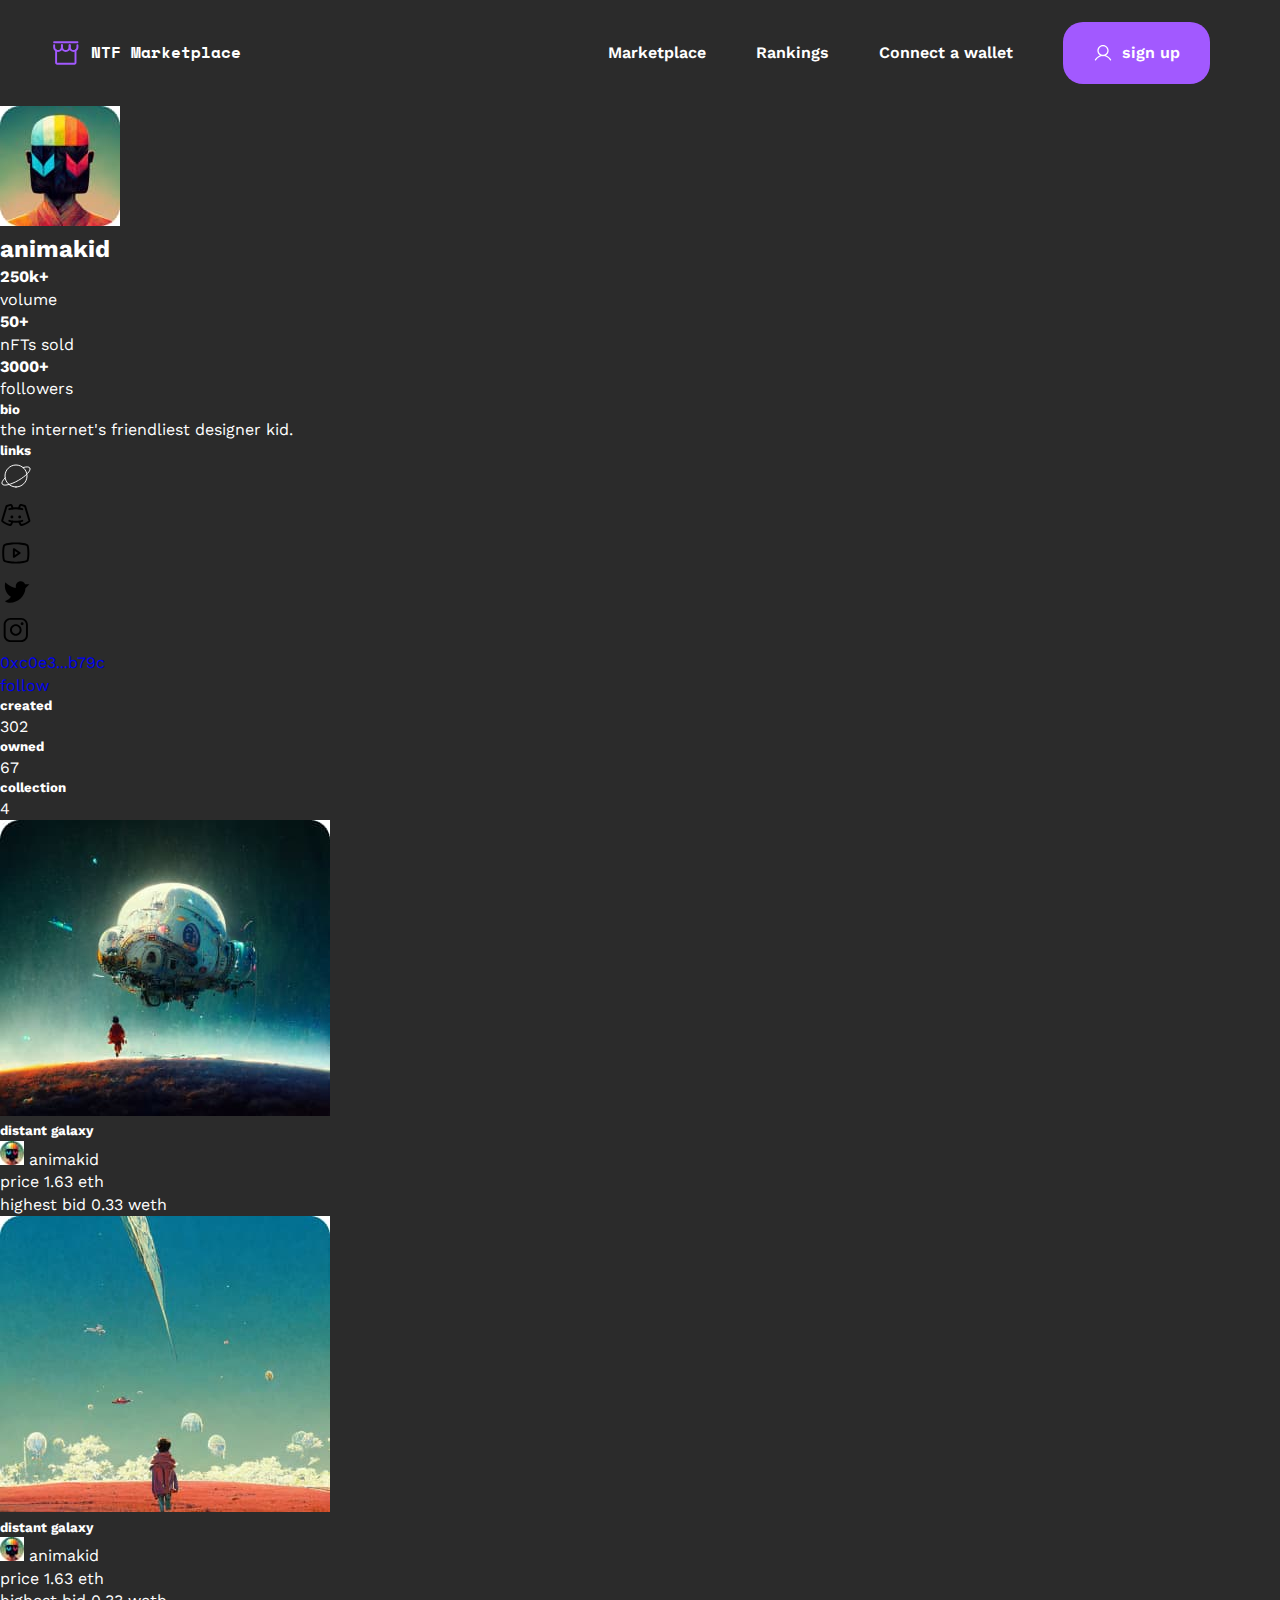
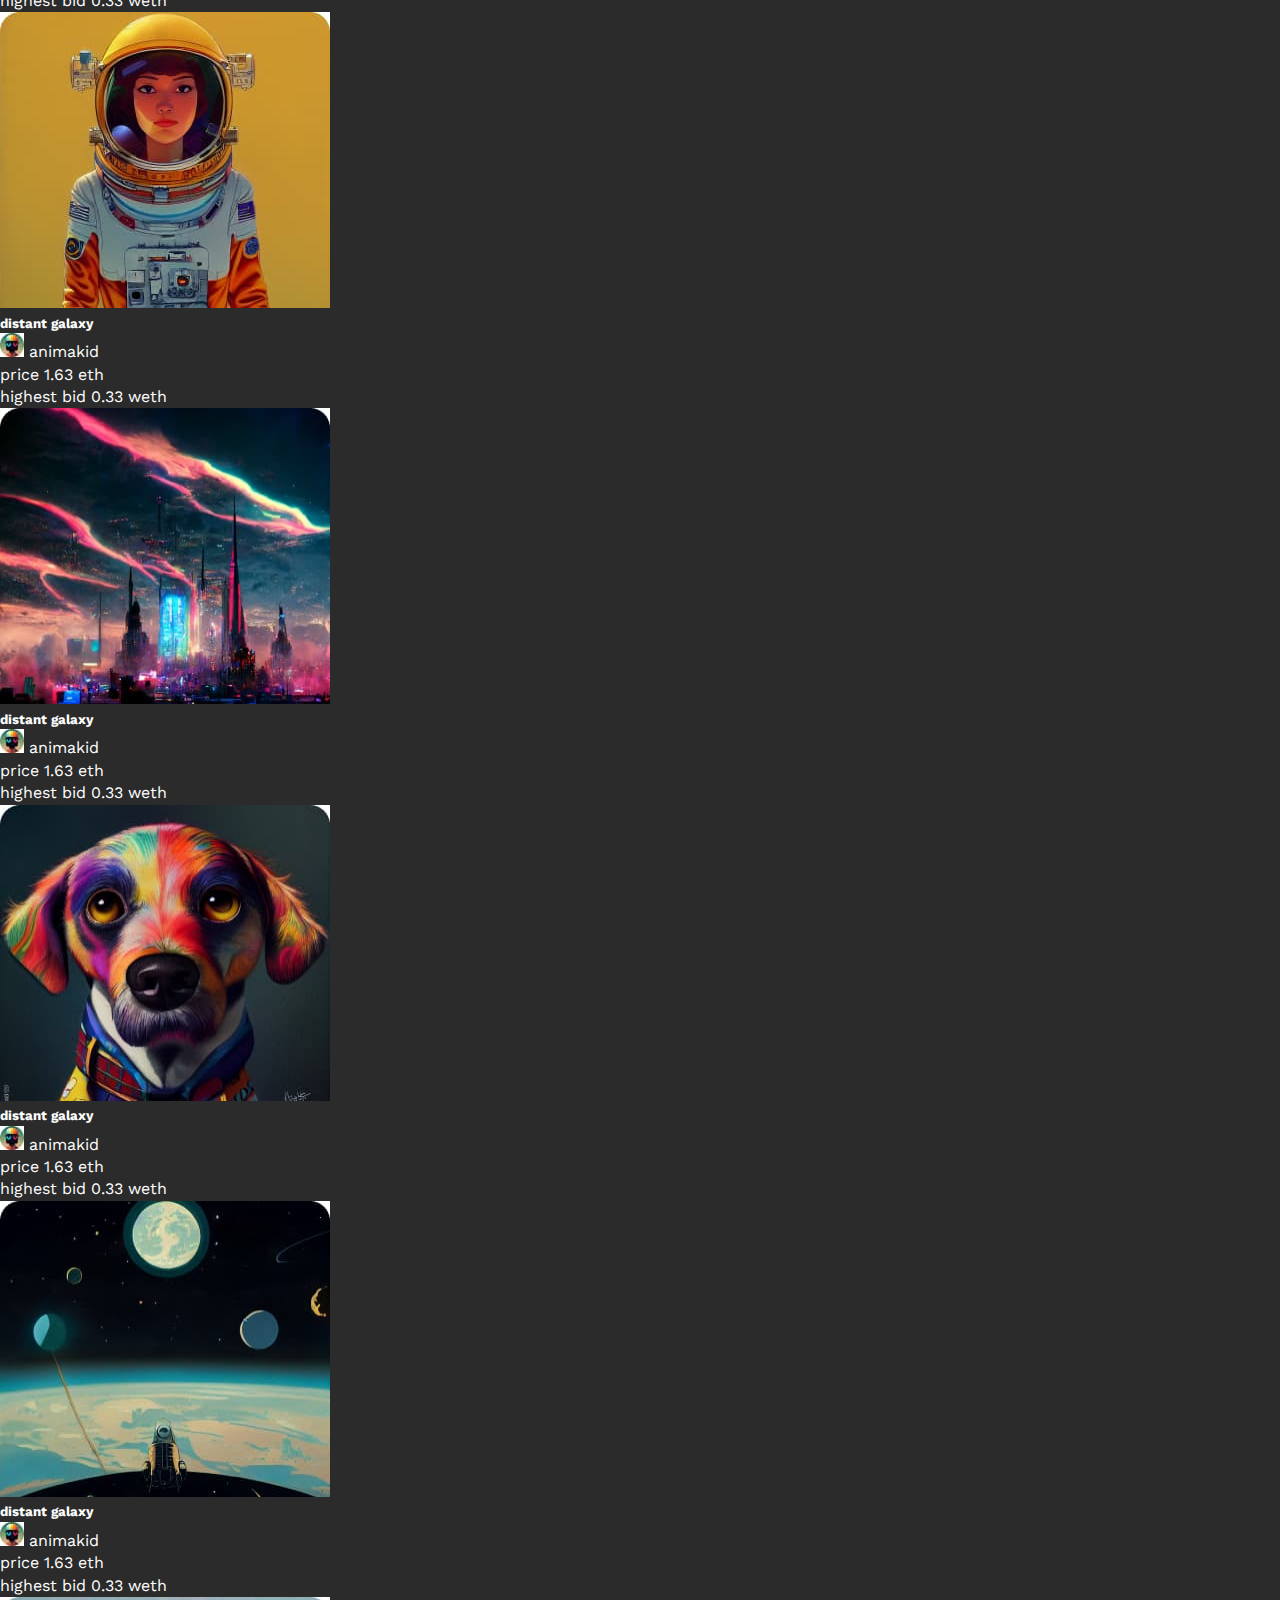
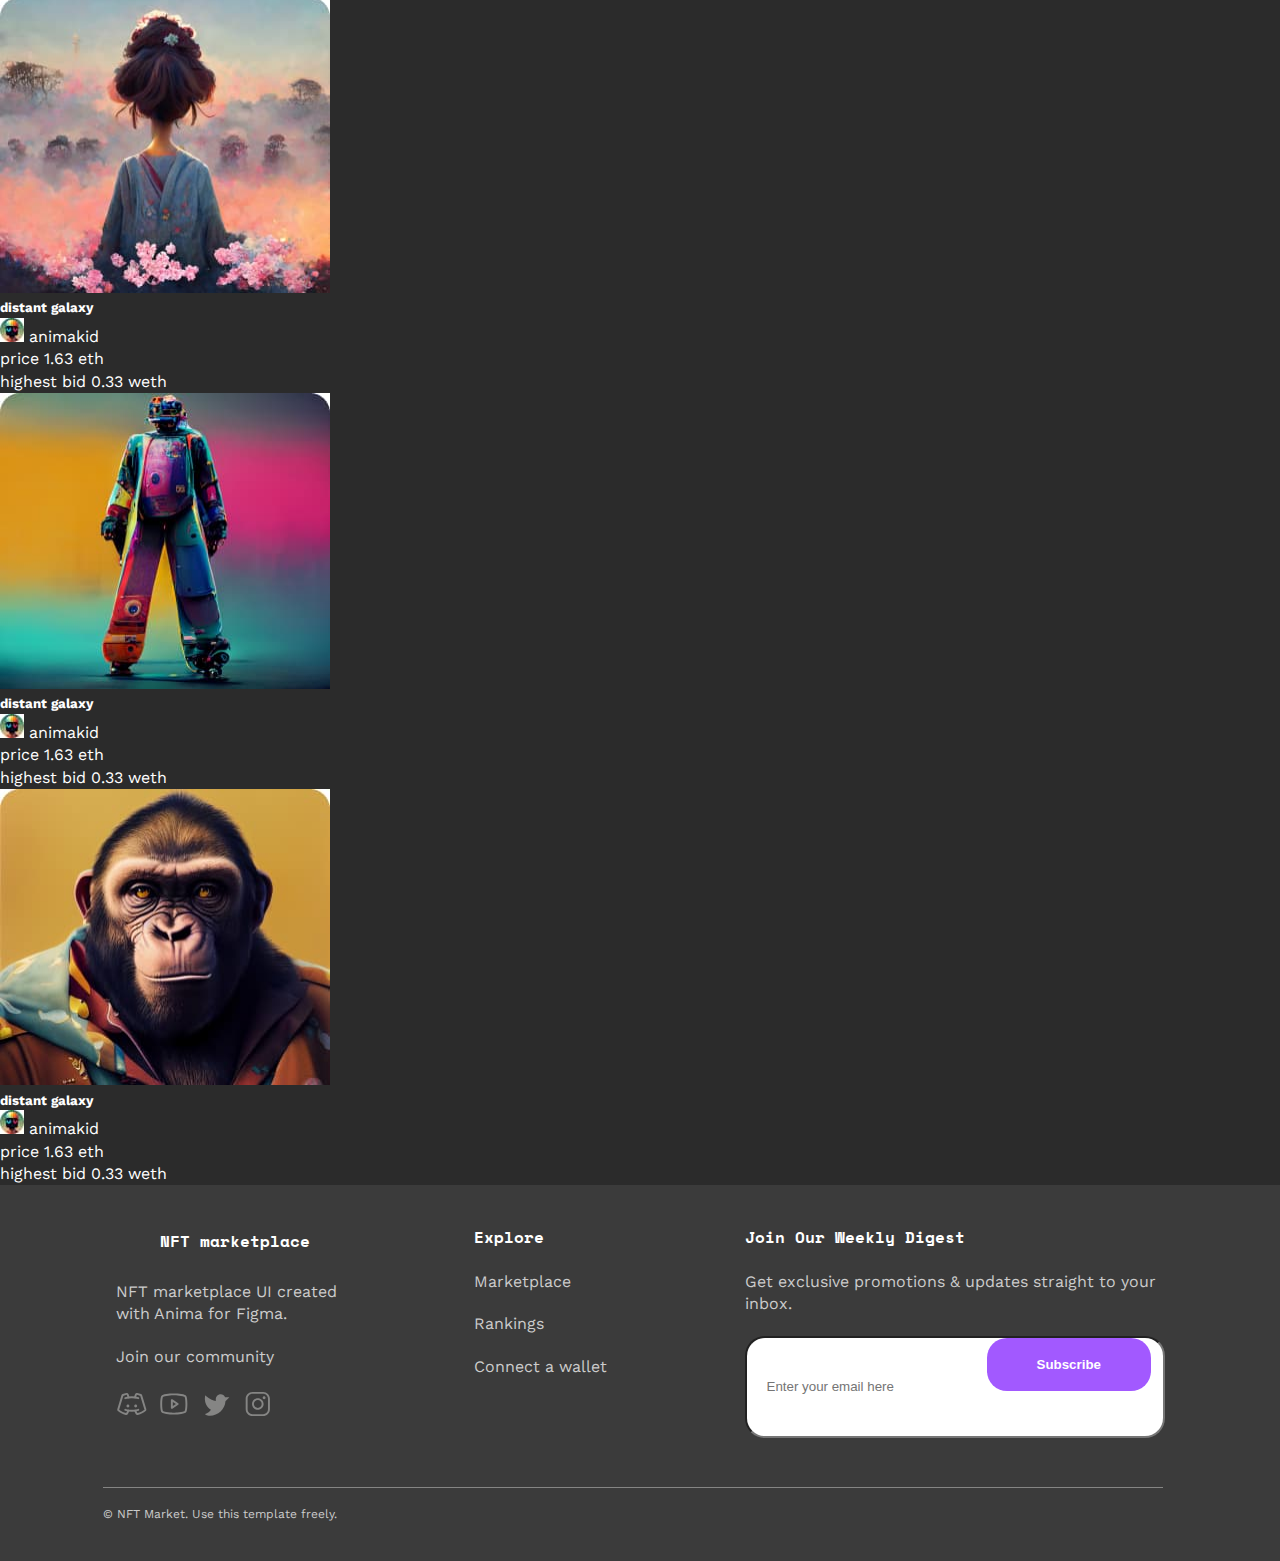
<file: animakid.html>
<!DOCTYPE html>
<html lang="en">
  <head>
    <meta charset="UTF-8" />
    <meta http-equiv="X-UA-Compatible" content="IE=edge" />
    <meta name="viewport" content="width=device-width, initial-scale=1.0" />
    <title>NFT Marketplace</title>
    <link rel="preconnect" href="https://fonts.googleapis.com" />
    <link rel="preconnect" href="https://fonts.gstatic.com" crossorigin />
    <link rel="preconnect" href="https://fonts.googleapis.com" />
    <link rel="preconnect" href="https://fonts.gstatic.com" crossorigin />
    <link
      href="https://fonts.googleapis.com/css2?family=Space+Mono:wght@400;700&family=Work+Sans:wght@300;400;600&display=swap"
      rel="stylesheet"
    />
    <link
      rel="stylesheet"
      href="https://cdnjs.cloudflare.com/ajax/libs/modern-normalize/1.1.0/modern-normalize.min.css"
      integrity="sha512-wpPYUAdjBVSE4KJnH1VR1HeZfpl1ub8YT/NKx4PuQ5NmX2tKuGu6U/JRp5y+Y8XG2tV+wKQpNHVUX03MfMFn9Q=="
      crossorigin="anonymous"
      referrerpolicy="no-referrer"
    />
    <link href="./css/main.min.css" rel="stylesheet" />
  </head>
  <body>
    <header class="header">
      <nav class="nav">
        <a href="index.html" class="nav__logo">
          <svg class="nav__icon" width="32" height="32">
            <use href="./images/icons.svg#icon-storefront"></use>
          </svg>
          <span class="uppercase">ntf m</span>arketplace</a
        >
        <ul class="nav__items">
          <li class="nav__item">
            <a class="nav__link" href="">marketplace</a>
          </li>
          <li class="nav__item">
            <a class="nav__link" href="">rankings</a>
          </li>
          <li class="nav__item">
            <a class="nav__link" href="wallet.html"
              >connect <span class="lowercase">a w</span>allet</a
            >
          </li>
          <li class="nav__item nav__item--btn">
            <a class="nav__link nav__link--btn" href="account.html">
              <svg class="nav__icon" width="20" height="20">
                <use href="./images/icons.svg#icon-user"></use>
              </svg>
              sign up
            </a>
          </li>
        </ul>
      </nav>
    </header>
    <main>
      <section class="cover">
        <div class="container">
          <div class="cover__wrapper">
            <img
              class="cover__avatar"
              src="creators/images/avatar-animakid.jpg"
              alt="avatar"
              width="120"
              height="120"
            />
          </div>
        </div>
      </section>
      <section class="artist">
        <div class="container">
          <div class="artist__wrapper">
            <div class="artist__info">
              <h2 class="artist__title">animakid</h2>
              <ul class="artist__statistics">
                <li class="artist__stats">
                  <h4 class="artist__stats-title">250k+</h4>
                  <span class="artist__stats-subtitle">volume</span>
                </li>
                <li class="artist__stats">
                  <h4 class="artist__stats-title">50+</h4>
                  <span class="artist__stats-subtitle"
                    >n<span class="uppercase">ft</span>s sold</span
                  >
                </li>
                <li class="artist__stats">
                  <h4 class="artist__stats-title">3000+</h4>
                  <span class="artist__stats-subtitle">followers</span>
                </li>
              </ul>
              <ul class="artist__container">
                <li class="artist__bio">
                  <h5 class="artist__subtitle">bio</h5>
                </li>
                <li class="artist__text">the internet's friendliest designer kid.</li>
              </ul>
              <h5 class="artist__subtitle">links</h5>
              <ul class="artist__socials">
                <li class="artist__social">
                  <a href="#" target="_blank" class="artist__link">
                    <svg class="artist__icon" width="32" height="32">
                      <use href="images/icons.svg#icon-planet"></use>
                    </svg>
                  </a>
                </li>
                <li class="artist__social">
                  <a href="#" target="_blank" class="artist__link">
                    <svg class="artist__icon" width="32" height="32">
                      <use href="images/icons.svg#icon-discord"></use>
                    </svg>
                  </a>
                </li>
                <li class="artist__social">
                  <a href="#" target="_blank" class="artist__link">
                    <svg class="artist__icon" width="32" height="32">
                      <use href="images/icons.svg#icon-youtube"></use>
                    </svg>
                  </a>
                </li>
                <li class="artist__social">
                  <a href="#" target="_blank" class="artist__link">
                    <svg class="artist__icon" width="32" height="32">
                      <use href="images/icons.svg#icon-twitter"></use>
                    </svg>
                  </a>
                </li>
                <li class="artist__social">
                  <a href="#" target="_blank" class="artist__link">
                    <svg class="artist__icon" width="32" height="32">
                      <use href="images/icons.svg#icon-instagram"></use>
                    </svg>
                  </a>
                </li>
              </ul>
            </div>
            <ul class="artist__buttons">
              <li class="artist__button">
                <a href="#" class="artist__button artist__button--primary"> 0xc0e3...b79c </a>
              </li>
              <li class="artist__button">
                <a href="#" class="artist__button artist__button--secondary">follow </a>
              </li>
            </ul>
          </div>
        </div>
      </section>
      <section class="tabs">
        <div class="container">
          <ul class="tabs__items">
            <li class="tabs__item">
              <h5 class="tabs__title">created</h5>
              <span class="tabs__number">302</span>
            </li>
            <li class="tabs__item">
              <h5 class="tabs__title">owned</h5>
              <span class="tabs__number">67</span>
            </li>
            <li class="tabs__item">
              <h5 class="tabs__title">collection</h5>
              <span class="tabs__number">4</span>
            </li>
          </ul>
        </div>
      </section>
      <section class="cards">
        <div class="container">
          <ul class="cards__items">
            <li class="cards__item">
              <img
                class="cards__img"
                src="creators/images/weird-starship.jpg"
                alt="starship"
                width="330"
                height="296"
              />
              <div class="cards__info">
                <div class="cards__info-artist">
                  <h5 class="cards__title">distant galaxy</h5>
                  <div class="cards__avatar">
                    <img
                      class="cards__img-avatar"
                      src="creators/images/animakid-avatar.jpg"
                      alt="starship"
                      width="24"
                      height="24"
                    />
                    <span class="cards__nickname">animakid</span>
                  </div>
                </div>
                <div class="cards__info-additional">
                  <div class="cards__price">
                    <span class="cards__top">price</span>
                    <span class="cards__bottom">1.63 eth</span>
                  </div>
                  <div class="cards__bid">
                    <span class="cards__top">highest bid</span>
                    <span class="cards__bottom">0.33 <span class="lowercase">w</span>eth</span>
                  </div>
                </div>
              </div>
            </li>
            <li class="cards__item">
              <img
                class="cards__img"
                src="creators/images/child-for-background-blue-sky.jpg"
                alt="child"
                width="330"
                height="296"
              />
              <div class="cards__info">
                <div class="cards__info-artist">
                  <h5 class="cards__title">distant galaxy</h5>
                  <div class="cards__avatar">
                    <img
                      class="cards__img-avatar"
                      src="creators/images/animakid-avatar.jpg"
                      alt="starship"
                      width="24"
                      height="24"
                    />
                    <span class="cards__nickname">animakid</span>
                  </div>
                </div>
                <div class="cards__info-additional">
                  <div class="cards__price">
                    <span class="cards__top">price</span>
                    <span class="cards__bottom">1.63 eth</span>
                  </div>
                  <div class="cards__bid">
                    <span class="cards__top">highest bid</span>
                    <span class="cards__bottom">0.33 <span class="lowercase">w</span>eth</span>
                  </div>
                </div>
              </div>
            </li>
            <li class="cards__item">
              <img
                class="cards__img"
                src="creators/images/astronaut-in-a-spacesuit.jpg"
                alt="astronaut"
                width="330"
                height="296"
              />
              <div class="cards__info">
                <div class="cards__info-artist">
                  <h5 class="cards__title">distant galaxy</h5>
                  <div class="cards__avatar">
                    <img
                      class="cards__img-avatar"
                      src="creators/images/animakid-avatar.jpg"
                      alt="starship"
                      width="24"
                      height="24"
                    />
                    <span class="cards__nickname">animakid</span>
                  </div>
                </div>
                <div class="cards__info-additional">
                  <div class="cards__price">
                    <span class="cards__top">price</span>
                    <span class="cards__bottom">1.63 eth</span>
                  </div>
                  <div class="cards__bid">
                    <span class="cards__top">highest bid</span>
                    <span class="cards__bottom">0.33 <span class="lowercase">w</span>eth</span>
                  </div>
                </div>
              </div>
            </li>
            <li class="cards__item">
              <img
                class="cards__img"
                src="creators/images/the-city-of-the-futures.jpg"
                alt="the city"
                width="330"
                height="296"
              />
              <div class="cards__info">
                <div class="cards__info-artist">
                  <h5 class="cards__title">distant galaxy</h5>
                  <div class="cards__avatar">
                    <img
                      class="cards__img-avatar"
                      src="creators/images/animakid-avatar.jpg"
                      alt="starship"
                      width="24"
                      height="24"
                    />
                    <span class="cards__nickname">animakid</span>
                  </div>
                </div>
                <div class="cards__info-additional">
                  <div class="cards__price">
                    <span class="cards__top">price</span>
                    <span class="cards__bottom">1.63 eth</span>
                  </div>
                  <div class="cards__bid">
                    <span class="cards__top">highest bid</span>
                    <span class="cards__bottom">0.33 <span class="lowercase">w</span>eth</span>
                  </div>
                </div>
              </div>
            </li>
            <li class="cards__item">
              <img
                class="cards__img"
                src="creators/images/colorful-dog.jpg"
                alt="dog"
                width="330"
                height="296"
              />
              <div class="cards__info">
                <div class="cards__info-artist">
                  <h5 class="cards__title">distant galaxy</h5>
                  <div class="cards__avatar">
                    <img
                      class="cards__img-avatar"
                      src="creators/images/animakid-avatar.jpg"
                      alt="starship"
                      width="24"
                      height="24"
                    />
                    <span class="cards__nickname">animakid</span>
                  </div>
                </div>
                <div class="cards__info-additional">
                  <div class="cards__price">
                    <span class="cards__top">price</span>
                    <span class="cards__bottom">1.63 eth</span>
                  </div>
                  <div class="cards__bid">
                    <span class="cards__top">highest bid</span>
                    <span class="cards__bottom">0.33 <span class="lowercase">w</span>eth</span>
                  </div>
                </div>
              </div>
            </li>
            <li class="cards__item">
              <img
                class="cards__img"
                src="creators/images/planets-against-the-background-of-space.jpg"
                alt="planets"
                width="330"
                height="296"
              />
              <div class="cards__info">
                <div class="cards__info-artist">
                  <h5 class="cards__title">distant galaxy</h5>
                  <div class="cards__avatar">
                    <img
                      class="cards__img-avatar"
                      src="creators/images/animakid-avatar.jpg"
                      alt="starship"
                      width="24"
                      height="24"
                    />
                    <span class="cards__nickname">animakid</span>
                  </div>
                </div>
                <div class="cards__info-additional">
                  <div class="cards__price">
                    <span class="cards__top">price</span>
                    <span class="cards__bottom">1.63 eth</span>
                  </div>
                  <div class="cards__bid">
                    <span class="cards__top">highest bid</span>
                    <span class="cards__bottom">0.33 <span class="lowercase">w</span>eth</span>
                  </div>
                </div>
              </div>
            </li>
            <li class="cards__item">
              <img
                class="cards__img"
                src="creators/images/woman-on-the-background-of-the-meadow.jpg"
                alt="woman"
                width="330"
                height="296"
              />
              <div class="cards__info">
                <div class="cards__info-artist">
                  <h5 class="cards__title">distant galaxy</h5>
                  <div class="cards__avatar">
                    <img
                      class="cards__img-avatar"
                      src="creators/images/animakid-avatar.jpg"
                      alt="starship"
                      width="24"
                      height="24"
                    />
                    <span class="cards__nickname">animakid</span>
                  </div>
                </div>
                <div class="cards__info-additional">
                  <div class="cards__price">
                    <span class="cards__top">price</span>
                    <span class="cards__bottom">1.63 eth</span>
                  </div>
                  <div class="cards__bid">
                    <span class="cards__top">highest bid</span>
                    <span class="cards__bottom">0.33 <span class="lowercase">w</span>eth</span>
                  </div>
                </div>
              </div>
            </li>
            <li class="cards__item">
              <img
                class="cards__img"
                src="creators/images/colorful-robot.jpg"
                alt="robot"
                width="330"
                height="296"
              />
              <div class="cards__info">
                <div class="cards__info-artist">
                  <h5 class="cards__title">distant galaxy</h5>
                  <div class="cards__avatar">
                    <img
                      class="cards__img-avatar"
                      src="creators/images/animakid-avatar.jpg"
                      alt="starship"
                      width="24"
                      height="24"
                    />
                    <span class="cards__nickname">animakid</span>
                  </div>
                </div>
                <div class="cards__info-additional">
                  <div class="cards__price">
                    <span class="cards__top">price</span>
                    <span class="cards__bottom">1.63 eth</span>
                  </div>
                  <div class="cards__bid">
                    <span class="cards__top">highest bid</span>
                    <span class="cards__bottom">0.33 <span class="lowercase">w</span>eth</span>
                  </div>
                </div>
              </div>
            </li>
            <li class="cards__item">
              <img
                class="cards__img"
                src="creators/images/monkey.jpg"
                alt="monkey"
                width="330"
                height="296"
              />
              <div class="cards__info">
                <div class="cards__info-artist">
                  <h5 class="cards__title">distant galaxy</h5>
                  <div class="cards__avatar">
                    <img
                      class="cards__img-avatar"
                      src="creators/images/animakid-avatar.jpg"
                      alt="starship"
                      width="24"
                      height="24"
                    />
                    <span class="cards__nickname">animakid</span>
                  </div>
                </div>
                <div class="cards__info-additional">
                  <div class="cards__price">
                    <span class="cards__top">price</span>
                    <span class="cards__bottom">1.63 eth</span>
                  </div>
                  <div class="cards__bid">
                    <span class="cards__top">highest bid</span>
                    <span class="cards__bottom">0.33 <span class="lowercase">w</span>eth</span>
                  </div>
                </div>
              </div>
            </li>
          </ul>
        </div>
      </section>
    </main>
    <footer class="footer fotter-creators">
      <div class="container">
        <ul class="footer__items">
          <li class="footer__item">
            <a class="footer__link-logo" href="index.html">
              <svg class="footer__icon-logo" width="32" height="32">
                <use href="../images/icons.svg#icon-storefrontfooter"></use>
              </svg>
              <p><span class="uppercase">nft</span> marketplace</p>
            </a>
            <p class="footer__text">
              <span class="uppercase">nft</span> marketplace
              <span class="uppercase">ui</span> created<br />
              with Anima for Figma.
            </p>
            <p class="footer__text">join our community</p>
            <ul class="footer__socials">
              <li class="footer__social">
                <a href="https://discord.com/" target="_blank">
                  <svg class="footer__icon" width="32" height="32">
                    <use href="../images/icons.svg#icon-discord"></use>
                  </svg>
                </a>
              </li>
              <li class="footer__social">
                <a href="https://youtube.com/" target="_blank">
                  <svg class="footer__icon" width="32" height="32">
                    <use href="../images/icons.svg#icon-youtube"></use>
                  </svg>
                </a>
              </li>
              <li class="footer__social">
                <a href="https://twitter.com/" target="_blank">
                  <svg class="footer__icon" width="32" height="32">
                    <use href="../images/icons.svg#icon-twitter"></use>
                  </svg>
                </a>
              </li>
              <li class="footer__social">
                <a href="https://instagram.com/" target="_blank">
                  <svg class="footer__icon" width="32" height="32">
                    <use href="../images/icons.svg#icon-instagram"></use>
                  </svg>
                </a>
              </li>
            </ul>
          </li>
          <li class="footer__item">
            <h5 class="footer__title">explore</h5>
            <ul class="footer__items-menu">
              <li class="footer__item-menu">
                <a class="footer__link-menu" href="#"><span class="uppercase">m</span>arketplace</a>
              </li>
              <li class="footer__item-menu">
                <a class="footer__link-menu" href="#"><span class="uppercase">r</span>ankings</a>
              </li>
              <li class="footer__item-menu">
                <a class="footer__link-menu" href="wallet.html"
                  ><span class="uppercase">c</span>onnect a wallet</a
                >
              </li>
            </ul>
          </li>
          <li class="footer__item">
            <h5 class="footer__title">join our weekly digest</h5>
            <p class="footer__text">Get exclusive promotions & updates straight to your inbox.</p>
            <form class="footer__form" method="GET" name="subscribeForm">
              <input
                class="footer__form-input"
                type="email"
                name="email"
                placeholder="Enter your email here"
              />
              <button class="footer__form-btn" type="button">
                <span class="uppercase">s</span>ubscribe
              </button>
            </form>
          </li>
        </ul>
        <p class="footer__caption">
          &#xa9; <span class="uppercase">nft</span> <span class="uppercase">m</span>arket.
          <span class="uppercase">u</span>se this template freely.
        </p>
      </div>
    </footer>
  </body>
</html>
</file>
<file: css/main.min.css>
*{margin:0;padding:0}ul{list-style:none}a{text-decoration:none}body{font-family:"Work Sans",sans-serif;font-size:16px;font-weight:400;line-height:1.4;color:#fff;background-color:#2b2b2b}.container{max-width:315px;margin:0 auto}@media screen and (min-width: 768px){.container{max-width:690px}}@media screen and (min-width: 1200px){.container{max-width:1280px}}.section{padding:40px 30px}@media screen and (min-width: 768px){.section{padding:40px 40px}}@media screen and (min-width: 1200px){.section{padding:80px 75px}}.lowercase{text-transform:lowercase}.uppercase{text-transform:uppercase}.footer__items--padding{padding-top:40px}.footer--subpage{background-color:#3b3b3b}.nav__logo{color:#fff;display:-webkit-box;display:-ms-flexbox;display:flex;-webkit-box-align:center;-ms-flex-align:center;align-items:center;font-family:"Space Mono",monospace;font-size:16px;font-weight:600;line-height:1.6}.nav__icon{margin-right:9px;fill:#fff}.footer__link-logo{color:#fff;display:-webkit-box;display:-ms-flexbox;display:flex;-webkit-box-align:center;-ms-flex-align:center;align-items:center;font-family:"Space Mono",monospace;font-size:16px;font-weight:600;line-height:1.6;margin-bottom:23.6px}.footer__logo{text-transform:capitalize}.footer__icon-logo{margin-right:12px;fill:#fff}.header .nav{padding:15px 0;display:-webkit-box;display:-ms-flexbox;display:flex;-webkit-box-align:center;-ms-flex-align:center;align-items:center;-webkit-box-pack:justify;-ms-flex-pack:justify;justify-content:space-between}.header .nav__items{display:none}.header .nav__btn{background-color:rgba(0,0,0,0);border:none}.header .nav__btn:hover,.header .nav__btn:focus{cursor:pointer}@media screen and (min-width: 1200px){.header .nav{padding:10px 50px}.header .nav__btn{display:none}.header .nav__items{display:-webkit-box;display:-ms-flexbox;display:flex;-webkit-box-align:center;-ms-flex-align:center;align-items:center}.header .nav__item{padding:12px 20px 12px 20px;font-weight:600}.header .nav__item:not(:last-child){margin-right:10px}.header .nav__link{display:inline-block;color:#fff}.header .nav__link::first-letter{text-transform:uppercase}.header .nav__link--btn{padding:20px 30px 20px 30px;background-color:#a259ff;border-radius:20px;display:-webkit-box;display:-ms-flexbox;display:flex;-webkit-box-align:center;-ms-flex-align:center;align-items:center}}.mobile{position:fixed;top:0;left:0;width:100vw;height:100vh;background-color:#3b3b3b;z-index:999;display:-webkit-box;display:-ms-flexbox;display:flex;-webkit-box-orient:vertical;-webkit-box-direction:normal;-ms-flex-direction:column;flex-direction:column;-webkit-box-pack:justify;-ms-flex-pack:justify;justify-content:space-between;-webkit-transform:translateY(150%);transform:translateY(150%);-webkit-transition:-webkit-transform 250ms cubic-bezier(0.4, 0, 0.2, 1);transition:-webkit-transform 250ms cubic-bezier(0.4, 0, 0.2, 1);transition:transform 250ms cubic-bezier(0.4, 0, 0.2, 1);transition:transform 250ms cubic-bezier(0.4, 0, 0.2, 1), -webkit-transform 250ms cubic-bezier(0.4, 0, 0.2, 1)}.mobile.is-open{-webkit-transform:translateY(0);transform:translateY(0)}.mobile__close-svg{position:absolute;top:10px;right:15px;-webkit-transition:fill 250ms cubic-bezier(0.4, 0, 0.2, 1);transition:fill 250ms cubic-bezier(0.4, 0, 0.2, 1);fill:#fff}.mobile__close-svg:hover,.mobile__close-svg:focus{fill:#a259ff;cursor:pointer}.mobile__nav{margin:48px 0 0 30px}.mobile__menu-item:not(:last-child){margin-bottom:36px}.mobile__menu-link{font-family:"Space Mono",monospace;font-weight:600;color:#fff;display:inline-block;-webkit-transition:color 250ms cubic-bezier(0.4, 0, 0.2, 1);transition:color 250ms cubic-bezier(0.4, 0, 0.2, 1)}.mobile__menu-link::first-letter{text-transform:uppercase}.mobile__menu-link:hover,.mobile__menu-link:focus{color:#a259ff}.mobile__menu-link--btn{width:161px;height:60px;padding:20px 30px 20px 30px;background-color:#a259ff;border-radius:20px;display:-webkit-box;display:-ms-flexbox;display:flex;-webkit-box-align:center;-ms-flex-align:center;align-items:center;text-transform:capitalize}.mobile__icon{fill:#fff;margin-right:12px}.hero{padding-bottom:200px}.hero__wrapper{display:-webkit-box;display:-ms-flexbox;display:flex;-webkit-box-orient:vertical;-webkit-box-direction:normal;-ms-flex-direction:column;flex-direction:column;position:relative}.hero__container{margin-bottom:40px}.hero__subcontainer{position:absolute;bottom:-160px}.hero__title{font-size:28px;line-height:1.4;text-transform:capitalize;margin-bottom:10px}.hero__subtitle{font-size:16px;line-height:1.4;text-transform:uppercase;margin-bottom:40px}.hero__image,.hero__img{width:100%;height:auto}.hero__img{border-radius:24px 24px 0 0;display:block}.hero__card-caption{background-color:#3b3b3b;border-radius:0 0 20px 20px}.hero__card-title{font-size:22px;font-weight:600;text-transform:capitalize;padding:22px 20px 10px 20px}.hero__avatar{display:-webkit-box;display:-ms-flexbox;display:flex;-webkit-box-align:center;-ms-flex-align:center;align-items:center;padding:0 20px 24px 20px}.hero__img-avatar{border-radius:120px;margin-right:12px}.hero__nickname:first-letter{text-transform:uppercase}.hero__btn{background-color:#a259ff;color:#fff;font-weight:600;text-transform:capitalize;border-radius:20px;padding:19px 95px 19px 95px;margin-bottom:30px;display:-webkit-box;display:-ms-flexbox;display:flex}.hero__icon{fill:#fff;margin-right:12px}.hero__items{display:-webkit-box;display:-ms-flexbox;display:flex;-ms-flex-pack:distribute;justify-content:space-around}.hero__item:not(:last-child){margin-right:30px}.hero__number{font-family:"Space Mono",monospace;font-size:22px;font-weight:700}.hero__info{font-size:16px;line-height:1.59;text-transform:capitalize}@media screen and (min-width: 768px){.hero{padding-bottom:0}.hero__wrapper{-webkit-box-orient:horizontal;-webkit-box-direction:normal;-ms-flex-direction:row;flex-direction:row;-ms-flex-wrap:wrap;flex-wrap:wrap}.hero__container--left{max-width:330px;margin-right:20px}.hero__container--right{display:-webkit-box;display:-ms-flexbox;display:flex}.hero__subcontainer{top:180px;left:0}.hero__subtitle{margin-bottom:20px}.hero__btn{width:224px;height:60px;padding:0 50px 0 50px;margin-bottom:20px;display:-webkit-box;display:-ms-flexbox;display:flex;-webkit-box-align:center;-ms-flex-align:center;align-items:center}}@media screen and (min-width: 1200px){.hero__wrapper{-webkit-box-pack:center;-ms-flex-pack:center;justify-content:center}.hero__title{font-size:67px;line-height:1.1;margin-bottom:20px}.hero__subtitle{font-size:22px;line-height:1.6}.hero__container--left{max-width:510px;margin-right:30px;position:relative}.hero__subcontainer{top:380px;left:0}.hero__btn{padding:19px 50px 19px 50px}.hero__number{font-size:28px}.hero__info{font-size:24px;line-height:1.59}}.trending__title{font-size:28px;line-height:1.4;text-transform:capitalize;margin-bottom:10px}.trending__subtitle{font-size:16px;line-height:1.4;text-transform:capitalize;margin-bottom:40px}.trending__card:nth-child(2),.trending__card:nth-child(3){display:none}.trending__image,.trending__img{width:100%;height:auto;display:block}.trending__img{border-radius:24px;margin-bottom:15px}.trending__items{display:-webkit-box;display:-ms-flexbox;display:flex;-webkit-box-align:start;-ms-flex-align:start;align-items:flex-start;-webkit-box-pack:center;-ms-flex-pack:center;justify-content:center;margin-bottom:15px}.trending__item:not(:last-child){margin-right:15px}.trending__item:nth-child(3){padding:34px 23px 34px 23px;background-color:#a259ff;border-radius:20px;font-family:"Space Mono",monospace;font-weight:700;line-height:1.6}.trending__collection{font-size:22px;font-weight:600;text-transform:capitalize;margin-bottom:10px}.trending__avatar{display:-webkit-box;display:-ms-flexbox;display:flex}.trending__img--avatar{border-radius:50px}.trending__caption{margin-left:12px}.trending__caption::first-letter{text-transform:uppercase}@media screen and (min-width: 768px){.trending__card:nth-child(2){display:block}.trending__cards{display:-webkit-box;display:-ms-flexbox;display:flex;-ms-flex-wrap:wrap;flex-wrap:wrap;gap:25px}}@media screen and (min-width: 1200px){.trending__headline{width:1050px;margin:0 auto}.trending__title{font-size:38px;font-weight:600;line-height:1.2}.trending__subtitle{max-width:703px;font-size:22px;line-height:1.6}.trending__cards{-webkit-box-pack:center;-ms-flex-pack:center;justify-content:center}.trending__card:nth-child(3){display:block}}.creators{position:relative;padding-bottom:60px}.creators__title{font-size:28px;line-height:1.4;text-transform:capitalize;margin-bottom:10px}.creators__subtitle{font-size:16px;line-height:1.4;text-transform:capitalize;margin-bottom:40px}.creators__card:nth-child(6),.creators__card:nth-child(7),.creators__card:nth-child(8),.creators__card:nth-child(9),.creators__card:nth-child(10),.creators__card:nth-child(11),.creators__card:nth-child(12){display:none}.creators__cards{margin-bottom:40px}.creators__card{display:-webkit-box;display:-ms-flexbox;display:flex;-webkit-box-align:center;-ms-flex-align:center;align-items:center;position:relative;background-color:#3b3b3b;border-radius:20px}.creators__card:not(:last-child){margin-bottom:20px}.creators__number{color:#858584;font-family:"Space Mono",monospace;padding:4px 10px;background-color:#2b2b2b;border-radius:50px;position:absolute;top:12px;left:13px}.creators__image{width:60px;height:60px;margin:20px}.creators__img{width:100%;height:auto;display:block;border-radius:60px;margin-right:20px}.creators__nickname{font-size:22px;font-weight:600;margin-bottom:5px}.creators__nickname::first-letter{text-transform:uppercase}.creators__sales{color:#858584;text-transform:capitalize;margin-bottom:20px}.creators__price{color:#fff;font-family:"Space Mono",monospace;text-transform:uppercase;margin-left:5px}.creators__btn{border:2px solid #a259ff;color:#fff;font-weight:600;text-transform:capitalize;border-radius:20px;padding:19px 84px 19px 80px;display:-webkit-box;display:-ms-flexbox;display:flex;position:absolute;bottom:0}.creators__icon{fill:#a259ff;margin-right:12px}@media screen and (min-width: 768px){.creators__headline{position:relative}.creators__subtitle{max-width:343px}.creators__cards{display:-webkit-box;display:-ms-flexbox;display:flex;-ms-flex-wrap:wrap;flex-wrap:wrap;gap:30px;position:relative}.creators__card{margin-bottom:0}.creators__card:nth-child(6){display:-webkit-box;display:-ms-flexbox;display:flex}.creators__sales{padding-right:20px}.creators__btn{width:231px;height:60px;position:absolute;top:30px;left:415px;padding:19px 40px 19px 40px}}@media screen and (min-width: 1200px){.creators__headline{width:1050px;margin:0 auto}.creators__title{font-size:38px;font-weight:600;line-height:1.2}.creators__subtitle{max-width:703px;font-size:22px;line-height:1.6}.creators__btn{left:820px}.creators__card:nth-child(7),.creators__card:nth-child(8),.creators__card:nth-child(9),.creators__card:nth-child(10),.creators__card:nth-child(11),.creators__card:nth-child(12){display:-webkit-box;display:-ms-flexbox;display:flex}.creators__cards{gap:30px;-webkit-box-pack:center;-ms-flex-pack:center;justify-content:center}.creators .creators__card{max-width:240px;-webkit-box-orient:vertical;-webkit-box-direction:normal;-ms-flex-direction:column;flex-direction:column;text-align:center;margin-bottom:0;-ms-flex-preferred-size:calc((100% - 30px)/4);flex-basis:calc((100% - 30px)/4)}.creators__number{padding:4px 10px;font-weight:400}.creators__image{margin:0;margin-top:20px}.creators__info{margin-top:20px;margin-bottom:20px}.creators__sales{margin-bottom:0;padding-right:0}}.categories__title{font-size:28px;line-height:1.4;text-transform:capitalize;margin-bottom:40px}.categories__image,.categories__img{width:100%;height:auto;display:block}.categories__img{border-radius:22px 22px 0 0}.categories__cards{display:-webkit-box;display:-ms-flexbox;display:flex;-ms-flex-wrap:wrap;flex-wrap:wrap;gap:18px}.categories__card{position:relative}.categories__card::after{content:"";min-width:100%;min-height:71%;display:block;background:rgba(255,255,255,.1);-webkit-backdrop-filter:blur(7.5px);backdrop-filter:blur(7.5px);border-radius:20px 20px 0px 0px;position:absolute;top:0;left:0}.categories__icon{width:80px;height:80px;position:absolute;top:31px;left:34px;z-index:1}.categories__subtitle{font-weight:600;padding:20px 20px 20px 20px;background-color:#3b3b3b;border-radius:0 0 20px 20px}.categories__subtitle::first-letter{text-transform:uppercase}@media screen and (min-width: 1200px){.categories__headline{width:1050px;margin:0 auto}.categories__title{font-size:38px;font-weight:600;line-height:1.2}.categories__cards{gap:30px;-webkit-box-pack:center;-ms-flex-pack:center;justify-content:center}.categories__card::after{min-height:76%}.categories__icon{top:70px;left:70px}.categories__subtitle{font-size:22px;font-weight:600;padding:20px 30px 25px 30px}}.discover{position:relative;padding-bottom:160px}.discover__cards{display:-webkit-box;display:-ms-flexbox;display:flex;-ms-flex-wrap:wrap;flex-wrap:wrap;gap:20px}.discover__title{font-size:22px;line-height:1.4;text-transform:capitalize;margin-bottom:5px}.discover__subtitle{display:inline-block;margin-bottom:60px}.discover__subtitle::first-letter{text-transform:uppercase}.discover__images,.discover__img{width:100%;height:auto;display:block}.discover__img{border-radius:21px 21px 0 0}.discover__info{background-color:#3b3b3b;border-radius:0 0 20px 20px}.discover__info-artist{padding:20px 30px 0 30px}.discover__name{font-size:22px;font-weight:600;text-transform:capitalize;margin-bottom:5px}.discover__avatar{display:-webkit-box;display:-ms-flexbox;display:flex}.discover__img--avatar{border-radius:50px;margin-right:12px}.discover__nickname{font-family:"Space Mono",monospace}.discover__nickname::first-letter{text-transform:uppercase}.discover__info-additional{display:-webkit-box;display:-ms-flexbox;display:flex;-webkit-box-pack:justify;-ms-flex-pack:justify;justify-content:space-between;padding:25px 20px}.discover__price,.discover__bid{display:-webkit-box;display:-ms-flexbox;display:flex;-webkit-box-orient:vertical;-webkit-box-direction:normal;-ms-flex-direction:column;flex-direction:column}.discover__price .discover__top,.discover__bid .discover__top{font-family:"Space Mono",monospace;font-size:12px;line-height:1.1;text-transform:capitalize;color:#858584;margin-bottom:8px}.discover__price .discover__bottom,.discover__bid .discover__bottom{font-family:"Space Mono",monospace;text-transform:uppercase}.discover__btn{width:315px;height:60px;border:2px solid #a259ff;color:#fff;font-weight:600;text-transform:capitalize;border-radius:20px;padding:19px 84px 19px 80px;display:-webkit-box;display:-ms-flexbox;display:flex;-webkit-box-pack:center;-ms-flex-pack:center;justify-content:center;-webkit-box-align:center;-ms-flex-align:center;align-items:center;position:absolute;bottom:50px}.discover__icon{margin-right:12px}@media screen and (min-width: 768px){.discover__wrapper{position:relative}.discover__headline{position:relative}.discover__card:nth-child(3){display:none}.discover__btn{display:-webkit-box;display:-ms-flexbox;display:flex;position:absolute;width:187px;top:0px;left:485px;padding:0px 32px 0 32px}}@media screen and (min-width: 1200px){.discover__headline{width:1050px;margin:0 auto}.discover__title{font-size:38px;font-weight:600;line-height:1.2}.discover__subtitle{font-size:22px;line-height:1.6}.discover__cards{gap:30px;-webkit-box-pack:center;-ms-flex-pack:center;justify-content:center}.discover__card:nth-child(3){display:block}.discover__btn{top:20px;left:860px}}.nft .container{max-width:375px;height:auto}.nft__wrapper{background-image:-webkit-gradient(linear, left top, left bottom, from(rgba(162, 89, 255, 0)), to(#a259ff)),url("../images/nft-section/magic-mashrooms-mobile@1x.jpg");background-image:linear-gradient(180deg, rgba(162, 89, 255, 0) 0%, #a259ff 100%),url("../images/nft-section/magic-mashrooms-mobile@1x.jpg");background-position:center;background-repeat:no-repeat;padding-bottom:40px}.nft__container{margin:0 30px}.nft__avatar{display:-webkit-box;display:-ms-flexbox;display:flex;-webkit-box-align:center;-ms-flex-align:center;align-items:center;-ms-flex-line-pack:start;align-content:flex-start;margin-bottom:30px;background-color:#3b3b3b;display:-webkit-inline-box;display:-ms-inline-flexbox;display:inline-flex;border-radius:20px;padding:10px 20px;margin-top:100px}.nft__img{border-radius:50px;margin-right:12px}.nft__nickname:first-letter{text-transform:uppercase}.nft__title{font-size:38px;line-height:1.2;text-transform:capitalize;margin-bottom:30px}.nft__timer{background:rgba(59,59,59,.5);-webkit-backdrop-filter:blur(5px);backdrop-filter:blur(5px);border-radius:20px;display:-webkit-box;display:-ms-flexbox;display:flex;-webkit-box-orient:vertical;-webkit-box-direction:normal;-ms-flex-direction:column;flex-direction:column;padding:30px 30px 30px 30px}.nft__label{font-family:"Space Mono",monospace;font-size:12px;line-height:1.1;display:inline-block}.nft__label::first-letter{text-transform:uppercase}.nft__items,.nft__times{display:-webkit-box;display:-ms-flexbox;display:flex}.nft__item{font-family:"Space Mono",monospace;font-size:38px;font-weight:700;line-height:1.2;margin-top:10px;margin-bottom:5px;display:-webkit-box;display:-ms-flexbox;display:flex;-webkit-box-orient:vertical;-webkit-box-direction:normal;-ms-flex-direction:column;flex-direction:column;row-gap:10px}.nft__item:not(:last-child){margin-right:10px}.nft__time{display:inline-block;font-size:12px;line-height:1.1}.nft__time::first-letter{text-transform:uppercase}.nft__btn{color:#fff;font-weight:600;border-radius:20px;padding:20px 50px 20px 50px;display:-webkit-box;display:-ms-flexbox;display:flex;-webkit-box-align:center;-ms-flex-align:center;align-items:center;-webkit-box-pack:center;-ms-flex-pack:center;justify-content:center;color:#2b2b2b;background-color:#fff;padding:20px 50px;margin-top:30px}.nft__icon{margin-right:12px}@media screen and (min-width: 768px){.nft .container{max-width:834px}.nft__wrapper{background-image:-webkit-gradient(linear, left top, left bottom, from(rgba(162, 89, 255, 0)), to(#a259ff)),url("../images/nft-section/magic-mashrooms-tablet@1x.jpg");background-image:linear-gradient(180deg, rgba(162, 89, 255, 0) 0%, #a259ff 100%),url("../images/nft-section/magic-mashrooms-tablet@1x.jpg");background-position:center;background-repeat:no-repeat;padding-top:310px}.nft__container{max-width:670px;position:relative;margin-left:70px;margin-bottom:60px}.nft__avatar{margin-top:0}.nft__timer{position:absolute;top:66px;left:375px}.nft__btn{display:-webkit-inline-box;display:-ms-inline-flexbox;display:inline-flex;margin-top:0}}@media screen and (min-width: 1200px){.nft .container{max-width:1280px}.nft__wrapper{background-image:-webkit-gradient(linear, left top, left bottom, from(rgba(162, 89, 255, 0)), to(#a259ff)),url("../images/nft-section/magic-mashrooms-desktop@1x.jpg");background-image:linear-gradient(180deg, rgba(162, 89, 255, 0) 0%, #a259ff 100%),url("../images/nft-section/magic-mashrooms-desktop@1x.jpg");background-position:center;background-repeat:no-repeat;padding-top:348px;padding-bottom:1px}.nft__container{max-width:1050px;margin-left:115px}.nft__title{font-size:51px;font-weight:600;line-height:1.1}.nft__timer{left:770px}}.works__title{font-size:28px;line-height:1.2;text-transform:capitalize;margin-bottom:10px}.works__subtitle{display:inline-block;text-transform:capitalize;margin-bottom:40px}.works__cards{display:-webkit-box;display:-ms-flexbox;display:flex;-webkit-box-orient:vertical;-webkit-box-direction:normal;-ms-flex-direction:column;flex-direction:column;row-gap:20px}.works__card{display:-webkit-box;display:-ms-flexbox;display:flex;-webkit-box-align:center;-ms-flex-align:center;align-items:center;background-color:#3b3b3b;border-radius:20px}.works__image,.works__img{width:100px;height:100px;display:block}.works__details{padding:20px}.works__title-detail{font-weight:600;text-transform:capitalize;margin-bottom:10px}.works__text{font-size:12px}@media screen and (min-width: 768px){.works__cards{-webkit-box-orient:horizontal;-webkit-box-direction:normal;-ms-flex-direction:row;flex-direction:row;-webkit-column-gap:30px;-moz-column-gap:30px;column-gap:30px;-webkit-box-align:start;-ms-flex-align:start;align-items:flex-start}.works__card{-webkit-box-orient:vertical;-webkit-box-direction:normal;-ms-flex-direction:column;flex-direction:column;max-width:210px}.works__image,.works__img{width:160px;height:160px}.works__details{text-align:center}}@media screen and (min-width: 1200px){.works__headline{width:1050px;margin:0 auto}.works__title{font-size:38px;font-weight:600;line-height:1.2}.works__subtitle{font-size:22px;line-height:1.6}.works__cards{-webkit-box-pack:center;-ms-flex-pack:center;justify-content:center}.works__card{max-width:330px;-webkit-box-align:center;-ms-flex-align:center;align-items:center}.works__title-detail{font-size:22px;font-weight:600}.works__details{padding:45px}}.subscribe__images,.subscribe__img{width:100%;height:auto;display:block}.subscribe__img{border-radius:22px;margin-bottom:30px}.subscribe__title{font-size:28px;font-weight:600;line-height:1.4;text-transform:capitalize;margin-bottom:10px}.subscribe__subtitle{margin-bottom:40px;text-transform:capitalize}.subscribe__form{display:-webkit-box;display:-ms-flexbox;display:flex;-webkit-box-orient:vertical;-webkit-box-direction:normal;-ms-flex-direction:column;flex-direction:column}.subscribe__input{padding:12px 20px 12px 20px;border-radius:20px;width:315px;height:46px;margin-bottom:16px}.subscribe__input::-webkit-input-placeholder{color:#2b2b2b}.subscribe__input::-moz-placeholder{color:#2b2b2b}.subscribe__input:-ms-input-placeholder{color:#2b2b2b}.subscribe__input::-ms-input-placeholder{color:#2b2b2b}.subscribe__input::placeholder{color:#2b2b2b}.subscribe__btn{display:-webkit-box;display:-ms-flexbox;display:flex;-webkit-box-pack:center;-ms-flex-pack:center;justify-content:center;-webkit-box-align:center;-ms-flex-align:center;align-items:center;padding:12px 50px 12px 50px;border-radius:20px;background-color:#a259ff;color:#fff;border:none;font-weight:600}.subscribe__btn:hover,.subscribe__btn:focus{cursor:pointer}.subscribe__icon{fill:#fff;margin-right:12px}@media screen and (min-width: 768px){.subscribe__wrapper{display:-webkit-box;display:-ms-flexbox;display:flex;gap:30px;background-color:#3b3b3b;border-radius:20px;padding:40px 30px}.subscribe__container--img{display:-webkit-box;display:-ms-flexbox;display:flex;-webkit-box-align:end;-ms-flex-align:end;align-items:end}.subscribe__img{margin-bottom:0}}@media screen and (min-width: 1200px){.subscribe__wrapper{max-width:1050px;padding:60px;-webkit-box-pack:center;-ms-flex-pack:center;justify-content:center;margin:0 auto}.subscribe__title{font-size:38px}.subscribe__subtitle{font-size:22px;line-height:1.6}.subscribe__form{position:relative}.subscribe__input{width:425px;height:60px}.subscribe__btn{width:211px;height:60px;position:absolute;top:0;left:215px}}.wallet .container{max-width:375px}.wallet__container{display:-webkit-box;display:-ms-flexbox;display:flex;-webkit-box-orient:vertical;-webkit-box-direction:normal;-ms-flex-direction:column;flex-direction:column;-webkit-box-align:center;-ms-flex-align:center;align-items:center}.wallet__title{font-size:38px;font-weight:600;line-height:1.2;text-transform:capitalize;margin-bottom:20px}.wallet__image,.wallet__img{width:100%;height:auto;display:block}.wallet__buttons{display:-webkit-box;display:-ms-flexbox;display:flex;-webkit-box-orient:vertical;-webkit-box-direction:normal;-ms-flex-direction:column;flex-direction:column;-webkit-box-align:center;-ms-flex-align:center;align-items:center;margin:30px 0 40px 0}.wallet__button:not(:last-child){margin-bottom:20px}.wallet__btn{width:320px;height:60px;background-color:#3b3b3b;border:1px solid #a259ff;border-radius:20px;display:-webkit-box;display:-ms-flexbox;display:flex;-webkit-box-align:center;-ms-flex-align:center;align-items:center}.wallet__icon{width:32px;height:32px;margin-left:40px}.wallet__btn-title{padding:0 20px 0 20px;font-size:22px;font-weight:600;color:#fff}.wallet__btn-title::first-letter{text-transform:uppercase}@media screen and (min-width: 768px){.wallet .container{max-width:834px}.wallet__wrapper{display:-webkit-box;display:-ms-flexbox;display:flex}.wallet__container{margin-top:80px;-webkit-box-align:start;-ms-flex-align:start;align-items:flex-start}.wallet__image,.wallet__img{margin-right:40px;margin-bottom:0}}@media screen and (min-width: 1200px){.wallet .container{max-width:1280px}.wallet__image{margin-right:60px;max-width:610px}.wallet__container{width:610px;margin-top:100px}.wallet__title{font-size:51px;line-height:1.1}.wallet__subtitle{font-size:22px;max-width:460px}}.account .container{max-width:375px}.account__image,.account__img{width:100%;height:auto;display:block;margin-bottom:30px}.account__container{display:-webkit-box;display:-ms-flexbox;display:flex;-webkit-box-orient:vertical;-webkit-box-direction:normal;-ms-flex-direction:column;flex-direction:column;-webkit-box-align:center;-ms-flex-align:center;align-items:center}.account__title{font-size:38px;font-weight:600;line-height:1.2;margin-bottom:20px}.account__title::first-letter{text-transform:uppercase}.account__subtitle{max-width:300px;margin-bottom:30px}.account__subtitle::first-letter{text-transform:uppercase}.account__item:not(:last-child){margin-bottom:15px;position:relative}.account__item{position:relative}.account__icon{position:absolute;top:13px;left:20px;fill:#ccc}.account__input{width:315px;height:46px;border-radius:20px;padding-left:50px}.account__input::-webkit-input-placeholder{color:#2b2b2b}.account__input::-moz-placeholder{color:#2b2b2b}.account__input:-ms-input-placeholder{color:#2b2b2b}.account__input::-ms-input-placeholder{color:#2b2b2b}.account__input::placeholder{color:#2b2b2b}.account__btn{width:315px;height:46px;border:none;border-radius:20px;background-color:#a259ff;color:#fff;font-weight:600;margin:30px 0 40px 0}.account__btn::first-letter{text-transform:uppercase}@media screen and (min-width: 768px){.account .container{max-width:834px}.account__wrapper{display:-webkit-box;display:-ms-flexbox;display:flex}.account__container{margin-top:80px;-webkit-box-align:start;-ms-flex-align:start;align-items:flex-start}.account__image,.account__img{margin-right:40px;margin-bottom:0}}@media screen and (min-width: 1200px){.account .container{max-width:1280px}.account__image{margin-right:60px;max-width:610px}.account__container{width:610px;margin-top:100px}.account__title{font-size:51px;line-height:1.1}.account__subtitle{font-size:22px;max-width:460px}.account__input,.account__btn{width:330px}}.footer{background-color:#3b3b3b;padding-top:40px;max-width:375px;margin:0 auto}.footer__text{color:#ccc;margin-bottom:20px}.footer__text::first-letter{text-transform:uppercase}.footer__socials{display:-webkit-box;display:-ms-flexbox;display:flex;margin-bottom:30px}.footer__social{margin-right:10px}.footer__icon{fill:#858584}.footer__title{font-family:"Space Mono",monospace;font-size:22px;font-weight:700;line-height:1.6;margin-bottom:20px;text-transform:capitalize}.footer__link-menu{color:#ccc}.footer__items-menu{margin-bottom:30px}.footer__item-menu:not(:last-child){margin-bottom:20px}.footer__form{margin-bottom:30px}.footer__form-input{padding:16px 20px 16px 20px;border-radius:20px;width:315px;height:46px;margin-bottom:16px}.footer__input::-webkit-input-placeholder{color:#2b2b2b}.footer__input::-moz-placeholder{color:#2b2b2b}.footer__input:-ms-input-placeholder{color:#2b2b2b}.footer__input::-ms-input-placeholder{color:#2b2b2b}.footer__input::placeholder{color:#2b2b2b}.footer__form-btn{display:-webkit-box;display:-ms-flexbox;display:flex;padding:12px 102px 12px 102px;border-radius:20px;background-color:#a259ff;color:#fff;border:none;font-weight:600}.footer__form-btn:hover,.footer__form-btn:focus{cursor:pointer}.footer__icon-form{fill:#fff;margin-right:12px}.footer__caption{font-size:12px;line-height:1.1;color:#ccc;border-top:1px solid #858584;padding-top:20px;padding-bottom:40px}@media screen and (min-width: 768px){.footer{max-width:834px}.footer__form{display:-webkit-box;display:-ms-flexbox;display:flex;-webkit-box-align:start;-ms-flex-align:start;align-items:flex-start;position:relative;margin-bottom:49px}.footer__form-input{padding:19px 20px 19px 20px;width:420px;height:60px;margin-bottom:0}.footer__icon-form{display:none}.footer__form-btn{padding:19px 50px 19px 50px;border-radius:20px;position:absolute;top:2px;left:242px}}@media screen and (min-width: 1200px){.footer{max-width:1280px}.footer__title{font-size:16px}.footer__items{display:-webkit-box;display:-ms-flexbox;display:flex;-webkit-box-pack:center;-ms-flex-pack:center;justify-content:center}.footer__item:nth-child(1){width:327px}.footer__item:nth-child(2){width:240px}.footer__item:nth-child(3){width:420px}.footer__item:not(:last-child){margin-right:31px}.footer__caption{margin-left:103px;display:block;width:1060px}}/*# sourceMappingURL=main.min.css.map */
</file>
